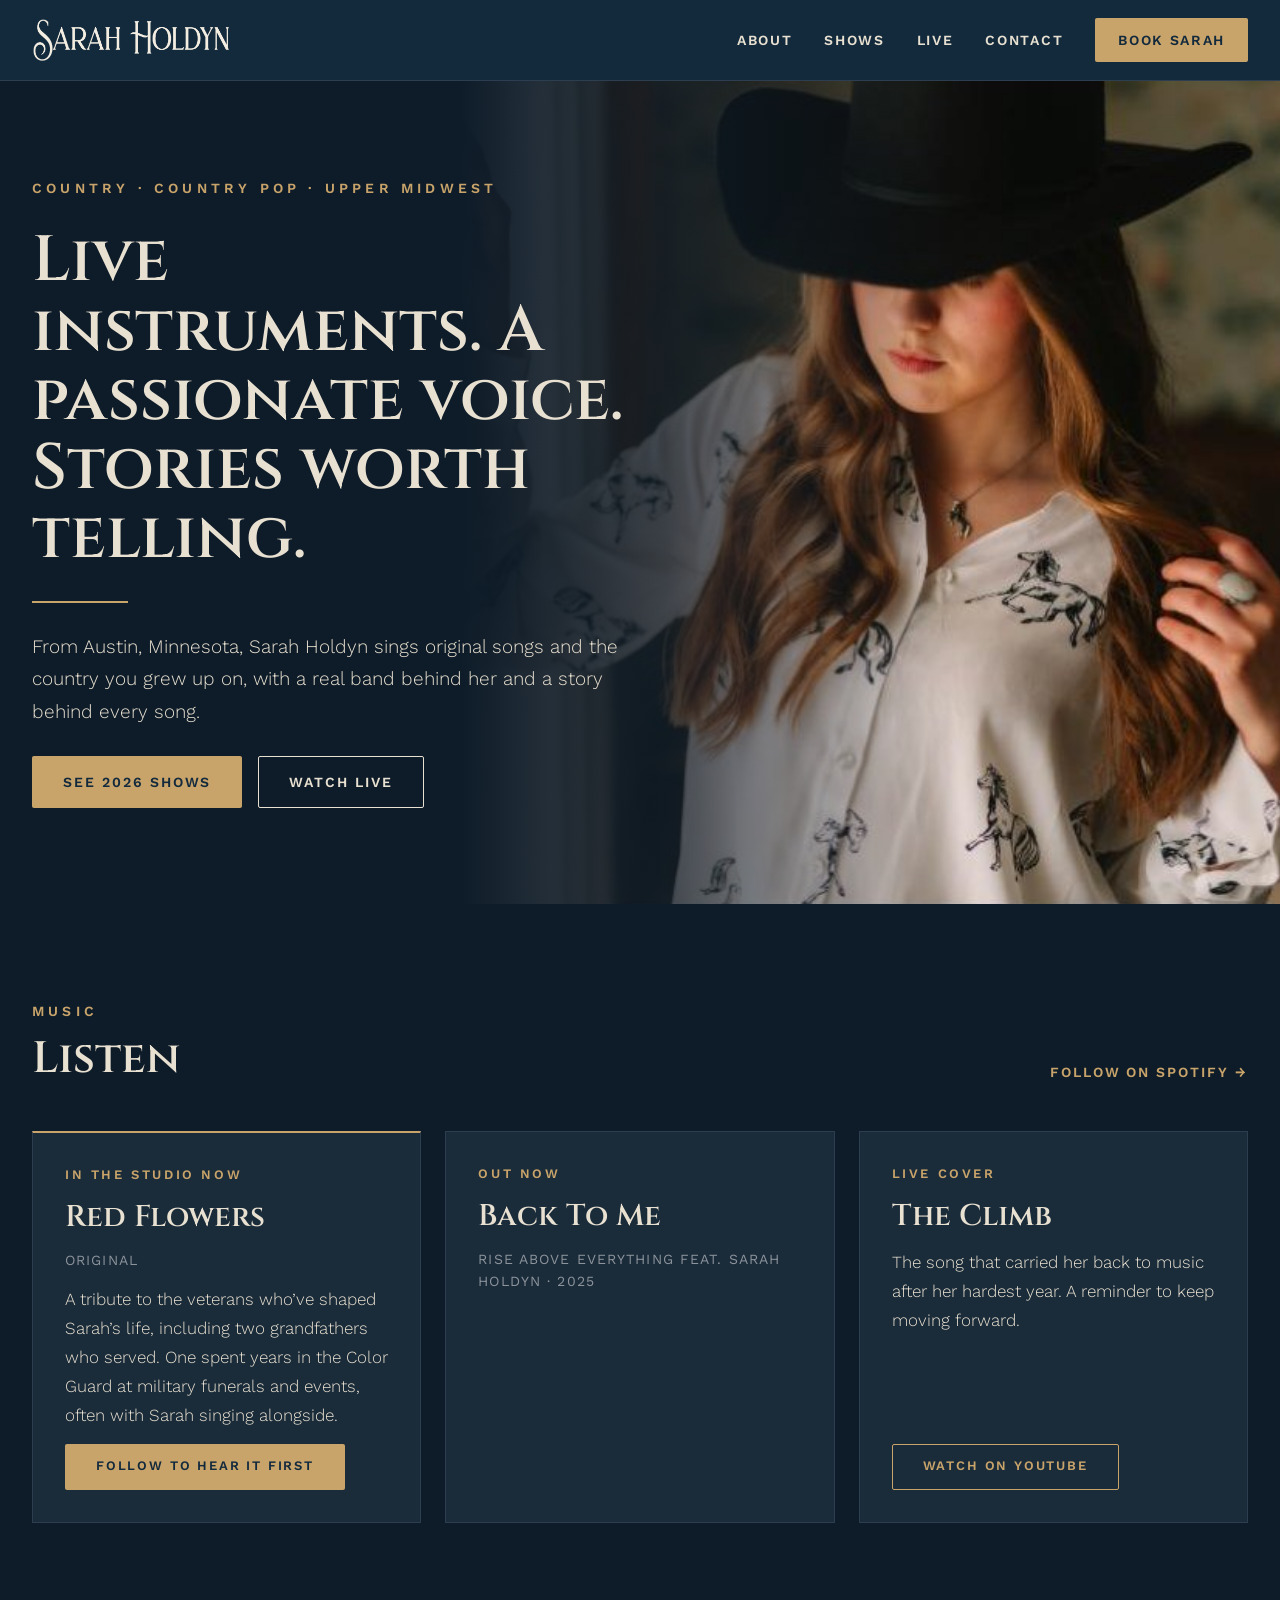
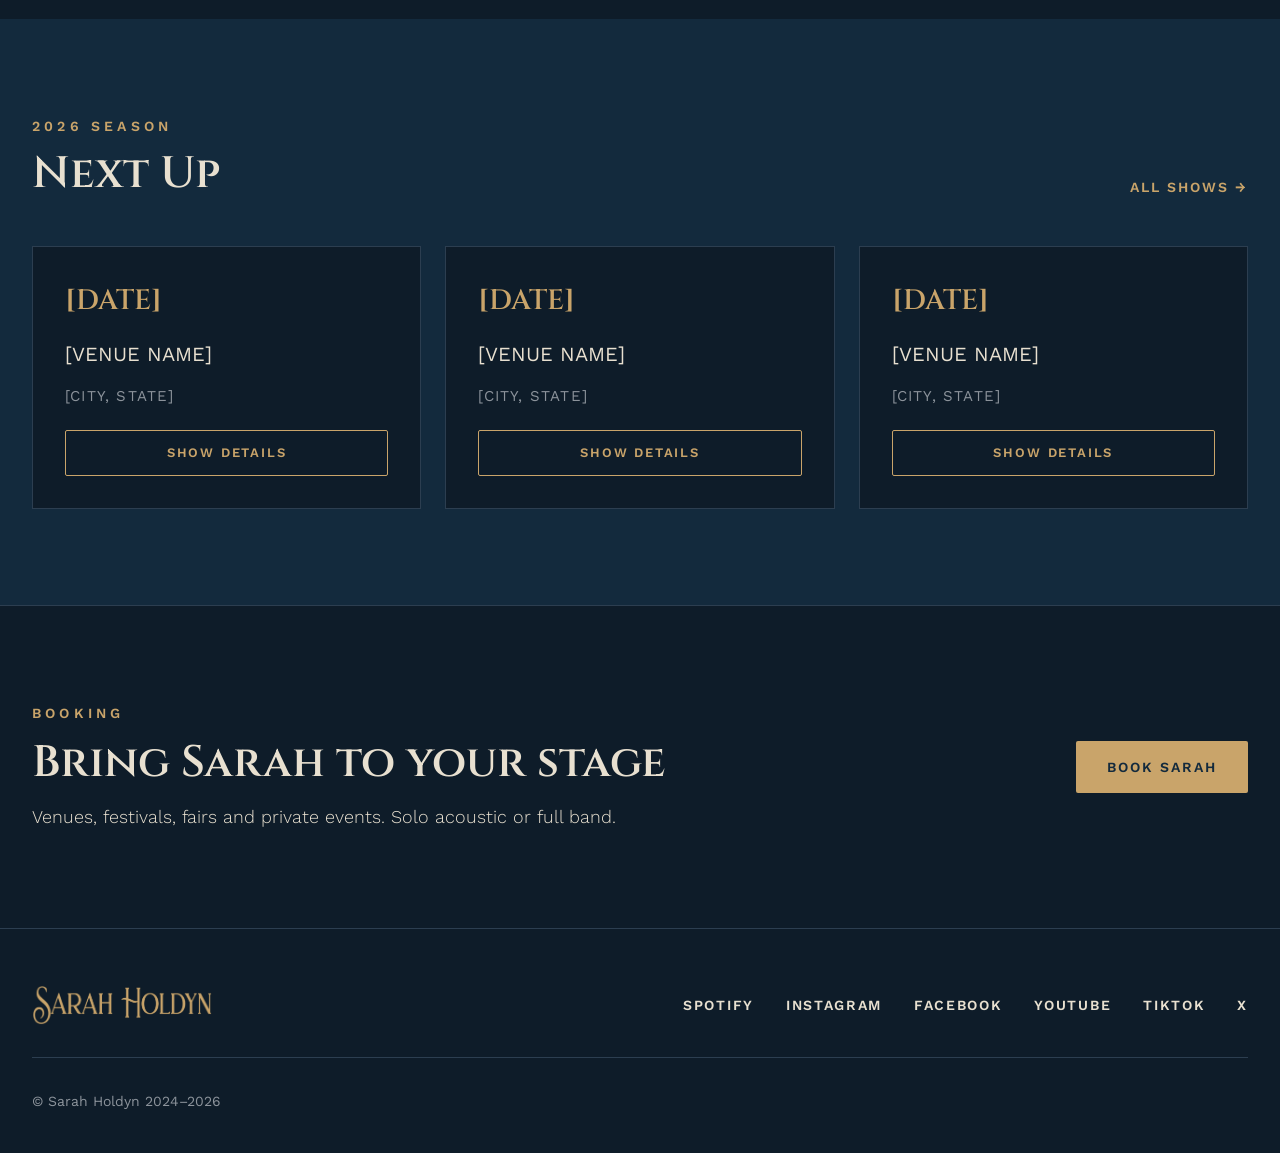
<file: index.html>
<!doctype html>
<html lang="en">
<head>
  <meta charset="utf-8">
  <meta name="viewport" content="width=device-width, initial-scale=1">
  <title>Sarah Holdyn | Country Singer-Songwriter</title>
  <meta name="description" content="Sarah Holdyn is a country and country-pop singer-songwriter from Austin, Minnesota. See 2026 shows and book Sarah and the band.">
  <meta property="og:title" content="Sarah Holdyn | Country Singer-Songwriter">
  <meta property="og:description" content="Live instruments. A passionate voice. Stories worth telling.">
  <meta property="og:image" content="assets/img/hat.jpg">
  <meta property="og:type" content="website">
  <link rel="icon" type="image/png" href="assets/img/favicon.png">
  <link rel="preconnect" href="https://fonts.googleapis.com">
  <link rel="preconnect" href="https://fonts.gstatic.com" crossorigin>
  <link rel="stylesheet" href="https://fonts.googleapis.com/css2?family=Cinzel:wght@400;600&family=Work+Sans:wght@300;400;600&display=swap">
  <link rel="stylesheet" href="assets/css/style.css">
</head>
<body>

<header class="site-header">
  <div class="container">
    <a class="logo" href="./" aria-current="page"><img src="assets/img/logo-cream.png" alt="Sarah Holdyn" width="771" height="171"></a>
    <nav class="nav" aria-label="Main">
      <a href="about/">About</a>
      <a href="shows/">Shows</a>
      <a href="live/">Live</a>
      <a href="contact/">Contact</a>
      <a class="btn btn--gold" href="contact/">Book Sarah</a>
    </nav>
  </div>
</header>

<main>
  <section class="hero" aria-label="Introduction">
    <img class="hero__img" src="assets/img/hat.jpg" alt="Sarah Holdyn in a black felt cowboy hat and horse-print blouse">
    <div class="container">
      <div class="hero__copy">
        <p class="eyebrow">Country · Country Pop · Upper Midwest</p>
        <h1>Live instruments. A passionate voice. Stories worth telling.</h1>
        <div class="rule" aria-hidden="true"></div>
        <p class="lede">From Austin, Minnesota, Sarah Holdyn sings original songs and the country you grew up on, with a real band behind her and a story behind every song.</p>
        <div class="btn-row">
          <a class="btn btn--gold" href="shows/">See 2026 Shows</a>
          <a class="btn btn--ghost" href="https://www.youtube.com/@sarahholdyn" target="_blank" rel="noopener">Watch Live</a>
        </div>
      </div>
    </div>
  </section>

  <section class="music" aria-labelledby="music-title">
    <div class="container">
      <div class="section-head">
        <div>
          <p class="eyebrow">Music</p>
          <h2 class="h2" id="music-title">Listen</h2>
        </div>
        <a class="link-caps" href="https://open.spotify.com/artist/4lRNS7cTIg95JPiGnekhTy" target="_blank" rel="noopener">Follow on Spotify →</a>
      </div>
      <div class="music-grid">
        <article class="track track--feature">
          <p class="track__tag">In the studio now</p>
          <h3 class="track__title">Red Flowers</h3>
          <p class="track__meta">Original</p>
          <p class="track__body">A tribute to the veterans who’ve shaped Sarah’s life, including two grandfathers who served. One spent years in the Color Guard at military funerals and events, often with Sarah singing alongside.</p>
          <a class="btn btn--gold" href="https://open.spotify.com/artist/4lRNS7cTIg95JPiGnekhTy" target="_blank" rel="noopener">Follow to hear it first</a>
        </article>
        <article class="track">
          <p class="track__tag">Out now</p>
          <h3 class="track__title">Back To Me</h3>
          <p class="track__meta">Rise Above Everything feat. Sarah Holdyn · 2025</p>
          <iframe class="track__embed" title="Back To Me on Spotify" src="https://open.spotify.com/embed/track/0Aso48yoonnkI7AGCacTFh?theme=0" height="152" loading="lazy" allow="autoplay; clipboard-write; encrypted-media; fullscreen; picture-in-picture"></iframe>
        </article>
        <article class="track">
          <p class="track__tag">Live cover</p>
          <h3 class="track__title">The Climb</h3>
          <p class="track__body">The song that carried her back to music after her hardest year. A reminder to keep moving forward.</p>
          <a class="btn btn--line" href="https://www.youtube.com/@sarahholdyn" target="_blank" rel="noopener">Watch on YouTube</a>
        </article>
      </div>
    </div>
  </section>

  <section class="shows" aria-labelledby="next-shows">
    <div class="container">
      <div class="section-head">
        <div>
          <p class="eyebrow">2026 Season</p>
          <h2 class="h2" id="next-shows">Next Up</h2>
        </div>
        <a class="link-caps" href="shows/">All shows →</a>
      </div>
      <!-- Next 3 shows. Keep in sync with shows/index.html. -->
      <div class="show-grid">
        <article class="show">
          <p class="show__date">[DATE]</p>
          <p class="show__venue">[VENUE NAME]</p>
          <p class="show__city">[CITY, STATE]</p>
          <a class="btn" href="#">Show details</a>
        </article>
        <article class="show">
          <p class="show__date">[DATE]</p>
          <p class="show__venue">[VENUE NAME]</p>
          <p class="show__city">[CITY, STATE]</p>
          <a class="btn" href="#">Show details</a>
        </article>
        <article class="show">
          <p class="show__date">[DATE]</p>
          <p class="show__venue">[VENUE NAME]</p>
          <p class="show__city">[CITY, STATE]</p>
          <a class="btn" href="#">Show details</a>
        </article>
      </div>
    </div>
  </section>

  <section class="cta-band" aria-labelledby="cta-title">
    <div class="container">
      <div class="cta-band__copy">
        <p class="eyebrow">Booking</p>
        <h2 class="h2" id="cta-title">Bring Sarah to your stage</h2>
        <p class="lede">Venues, festivals, fairs and private events. Solo acoustic or full band.</p>
      </div>
      <a class="btn btn--gold" href="contact/">Book Sarah</a>
    </div>
  </section>
</main>

<footer class="site-footer">
  <div class="container">
    <div class="footer-top">
      <img src="assets/img/logo-gold.png" alt="Sarah Holdyn" width="771" height="171">
      <nav class="nav" aria-label="Social">
        <a href="https://open.spotify.com/artist/4lRNS7cTIg95JPiGnekhTy" target="_blank" rel="noopener">Spotify</a>
        <a href="https://www.instagram.com/sarah.holdyn/" target="_blank" rel="noopener">Instagram</a>
        <a href="https://www.facebook.com/sarahholdynofficial/" target="_blank" rel="noopener">Facebook</a>
        <a href="https://www.youtube.com/@sarahholdyn" target="_blank" rel="noopener">YouTube</a>
        <a href="https://www.tiktok.com/@sarahholdyn" target="_blank" rel="noopener">TikTok</a>
        <a href="https://x.com/sarahholdyn" target="_blank" rel="noopener">X</a>
      </nav>
    </div>
    <div class="footer-rule"></div>
    <p class="copyright">© Sarah Holdyn 2024–2026</p>
  </div>
</footer>

</body>
</html>
</file>
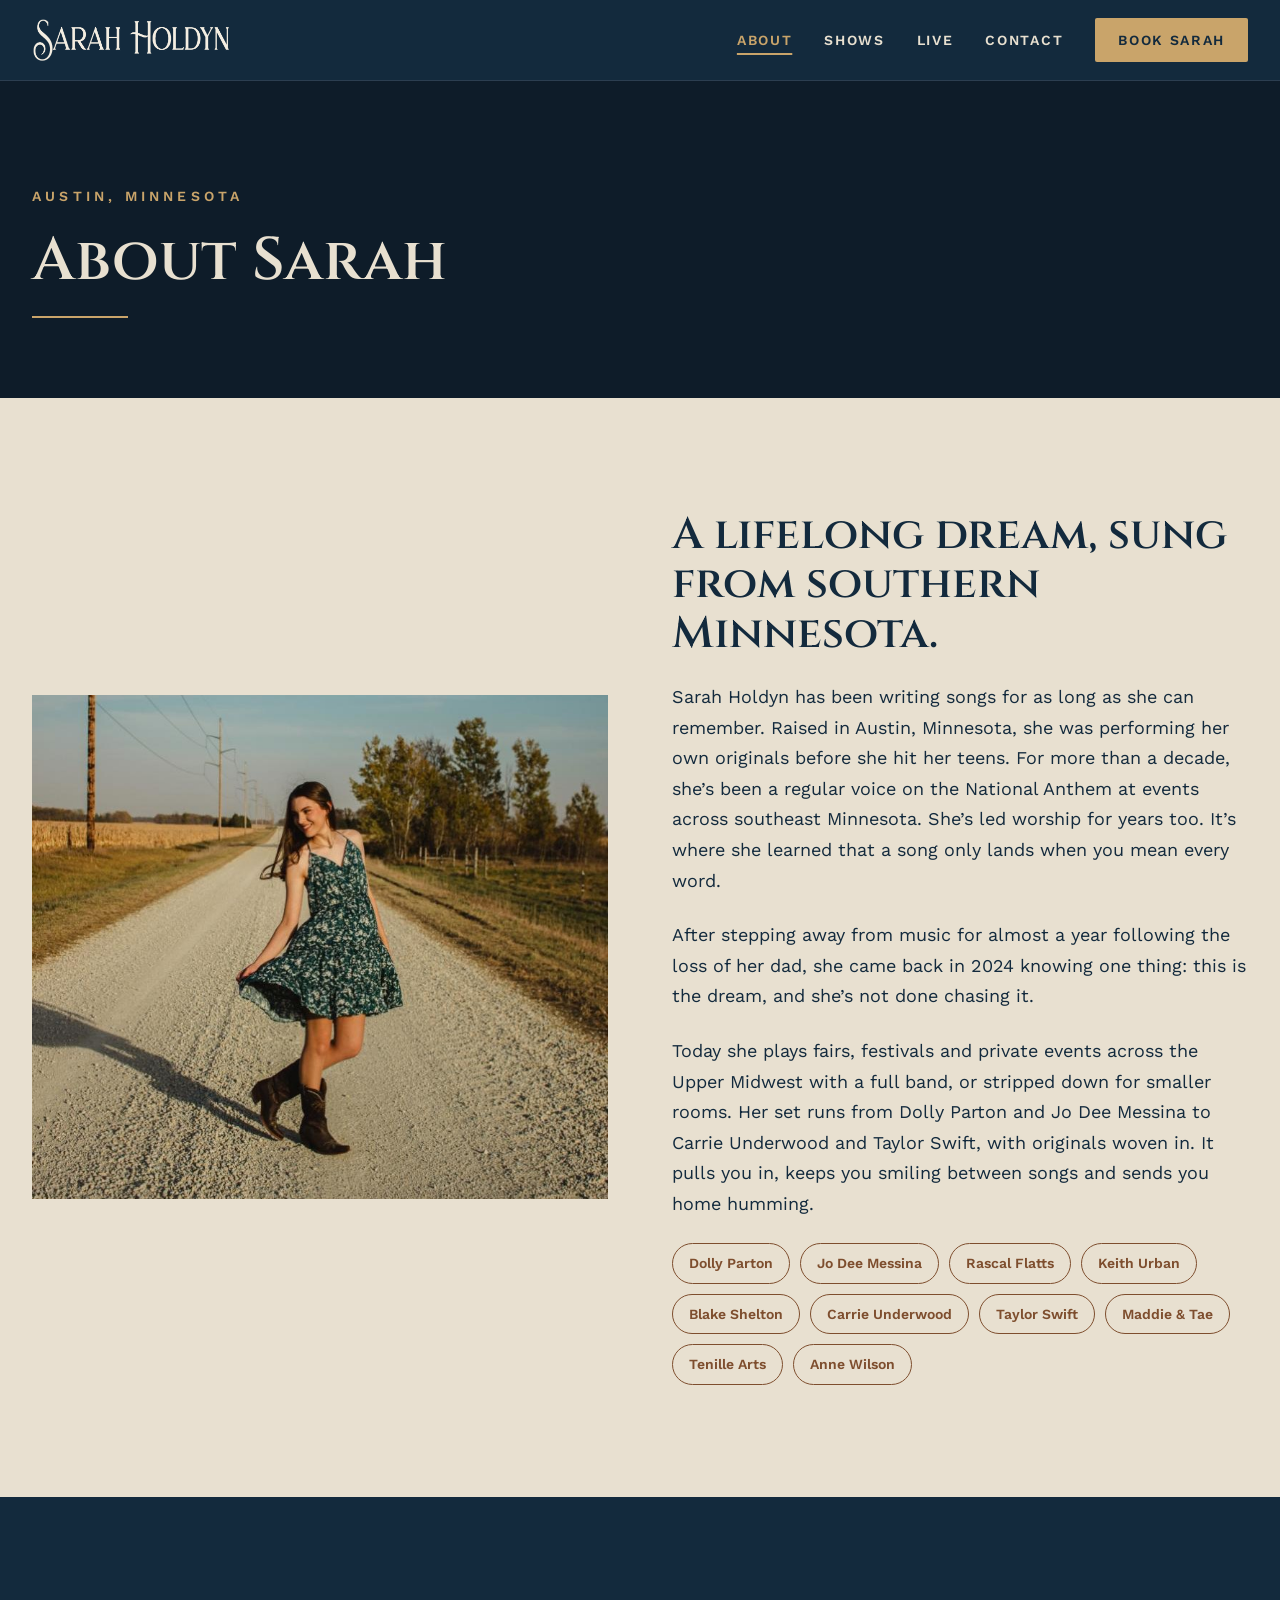
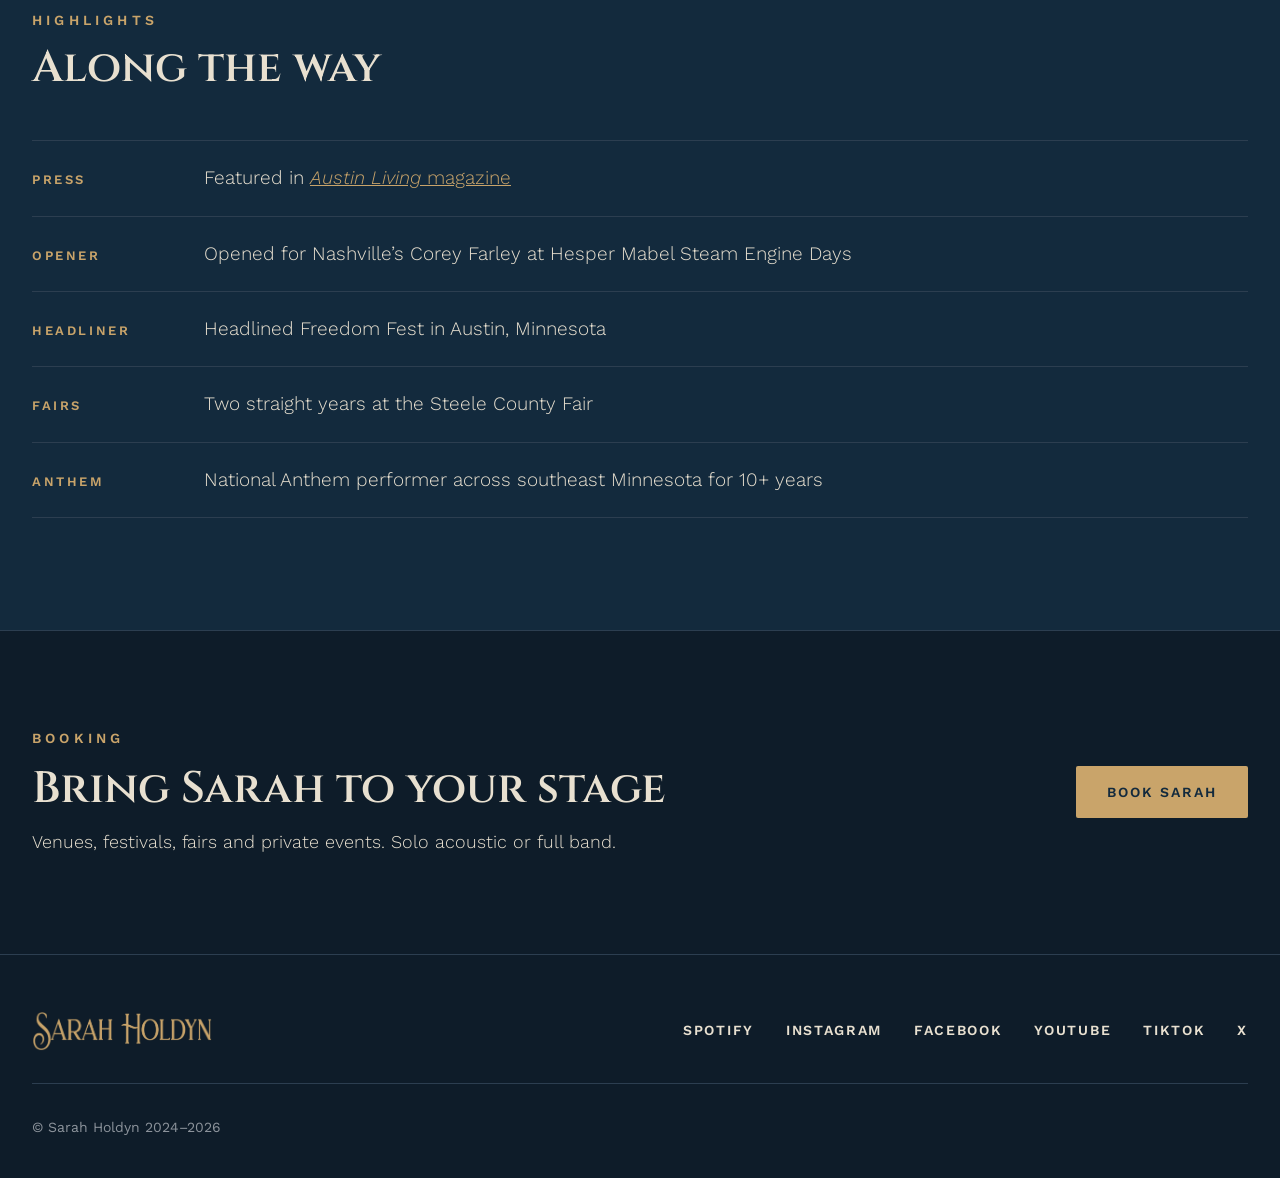
<file: about/index.html>
<!doctype html>
<html lang="en">
<head>
  <meta charset="utf-8">
  <meta name="viewport" content="width=device-width, initial-scale=1">
  <title>About | Sarah Holdyn</title>
  <meta name="description" content="Sarah Holdyn is a singer-songwriter and worship leader from Austin, Minnesota, playing original songs and country favorites with a live band.">
  <meta property="og:title" content="About | Sarah Holdyn">
  <meta property="og:description" content="Live instruments. A passionate voice. Stories worth telling.">
  <meta property="og:image" content="../assets/img/road.jpg">
  <meta property="og:type" content="website">
  <link rel="icon" type="image/png" href="../assets/img/favicon.png">
  <link rel="preconnect" href="https://fonts.googleapis.com">
  <link rel="preconnect" href="https://fonts.gstatic.com" crossorigin>
  <link rel="stylesheet" href="https://fonts.googleapis.com/css2?family=Cinzel:wght@400;600&family=Work+Sans:wght@300;400;600&display=swap">
  <link rel="stylesheet" href="../assets/css/style.css">
</head>
<body>

<header class="site-header">
  <div class="container">
    <a class="logo" href="../"><img src="../assets/img/logo-cream.png" alt="Sarah Holdyn — home" width="771" height="171"></a>
    <nav class="nav" aria-label="Main">
      <a href="../about/" aria-current="page">About</a>
      <a href="../shows/">Shows</a>
      <a href="../live/">Live</a>
      <a href="../contact/">Contact</a>
      <a class="btn btn--gold" href="../contact/">Book Sarah</a>
    </nav>
  </div>
</header>

<main>
  <section class="page-head">
    <div class="container">
      <p class="eyebrow">Austin, Minnesota</p>
      <h1>About Sarah</h1>
      <div class="rule" aria-hidden="true"></div>
    </div>
  </section>

  <section class="about">
    <div class="container">
      <img class="about__img" src="../assets/img/road.jpg" alt="Sarah twirling a floral dress on a gravel country road at golden hour">
      <div class="about__copy">
        <h2 class="h2">A lifelong dream, sung from southern Minnesota.</h2>
        <p class="body">Sarah Holdyn has been writing songs for as long as she can remember. Raised in Austin, Minnesota, she was performing her own originals before she hit her teens. For more than a decade, she’s been a regular voice on the National Anthem at events across southeast Minnesota. She’s led worship for years too. It’s where she learned that a song only lands when you mean every word.</p>
        <p class="body">After stepping away from music for almost a year following the loss of her dad, she came back in 2024 knowing one thing: this is the dream, and she’s not done chasing it.</p>
        <p class="body">Today she plays fairs, festivals and private events across the Upper Midwest with a full band, or stripped down for smaller rooms. Her set runs from Dolly Parton and Jo Dee Messina to Carrie Underwood and Taylor Swift, with originals woven in. It pulls you in, keeps you smiling between songs and sends you home humming.</p>
        <ul class="chips" aria-label="Artists Sarah covers">
          <li>Dolly Parton</li>
          <li>Jo Dee Messina</li>
          <li>Rascal Flatts</li>
          <li>Keith Urban</li>
          <li>Blake Shelton</li>
          <li>Carrie Underwood</li>
          <li>Taylor Swift</li>
          <li>Maddie &amp; Tae</li>
          <li>Tenille Arts</li>
          <li>Anne Wilson</li>
        </ul>
      </div>
    </div>
  </section>

  <section class="highlights" aria-labelledby="hl-title">
    <div class="container">
      <div class="section-head">
        <div>
          <p class="eyebrow">Highlights</p>
          <h2 class="h2" id="hl-title">Along the way</h2>
        </div>
      </div>
      <ul class="hl-list">
        <li><span class="hl-list__label">Press</span><span>Featured in <a href="https://www.austindailyherald.com/news/austin-living-a-part-of-life-871291" target="_blank" rel="noopener"><em>Austin Living</em> magazine</a></span></li>
        <li><span class="hl-list__label">Opener</span><span>Opened for Nashville’s Corey Farley at Hesper Mabel Steam Engine Days</span></li>
        <li><span class="hl-list__label">Headliner</span><span>Headlined Freedom Fest in Austin, Minnesota</span></li>
        <li><span class="hl-list__label">Fairs</span><span>Two straight years at the Steele County Fair</span></li>
        <li><span class="hl-list__label">Anthem</span><span>National Anthem performer across southeast Minnesota for 10+ years</span></li>
      </ul>
    </div>
  </section>

  <section class="cta-band" aria-labelledby="cta-title">
    <div class="container">
      <div class="cta-band__copy">
        <p class="eyebrow">Booking</p>
        <h2 class="h2" id="cta-title">Bring Sarah to your stage</h2>
        <p class="lede">Venues, festivals, fairs and private events. Solo acoustic or full band.</p>
      </div>
      <a class="btn btn--gold" href="../contact/">Book Sarah</a>
    </div>
  </section>
</main>

<footer class="site-footer">
  <div class="container">
    <div class="footer-top">
      <img src="../assets/img/logo-gold.png" alt="Sarah Holdyn" width="771" height="171">
      <nav class="nav" aria-label="Social">
        <a href="https://open.spotify.com/artist/4lRNS7cTIg95JPiGnekhTy" target="_blank" rel="noopener">Spotify</a>
        <a href="https://www.instagram.com/sarah.holdyn/" target="_blank" rel="noopener">Instagram</a>
        <a href="https://www.facebook.com/sarahholdynofficial/" target="_blank" rel="noopener">Facebook</a>
        <a href="https://www.youtube.com/@sarahholdyn" target="_blank" rel="noopener">YouTube</a>
        <a href="https://www.tiktok.com/@sarahholdyn" target="_blank" rel="noopener">TikTok</a>
        <a href="https://x.com/sarahholdyn" target="_blank" rel="noopener">X</a>
      </nav>
    </div>
    <div class="footer-rule"></div>
    <p class="copyright">© Sarah Holdyn 2024–2026</p>
  </div>
</footer>

</body>
</html>
</file>
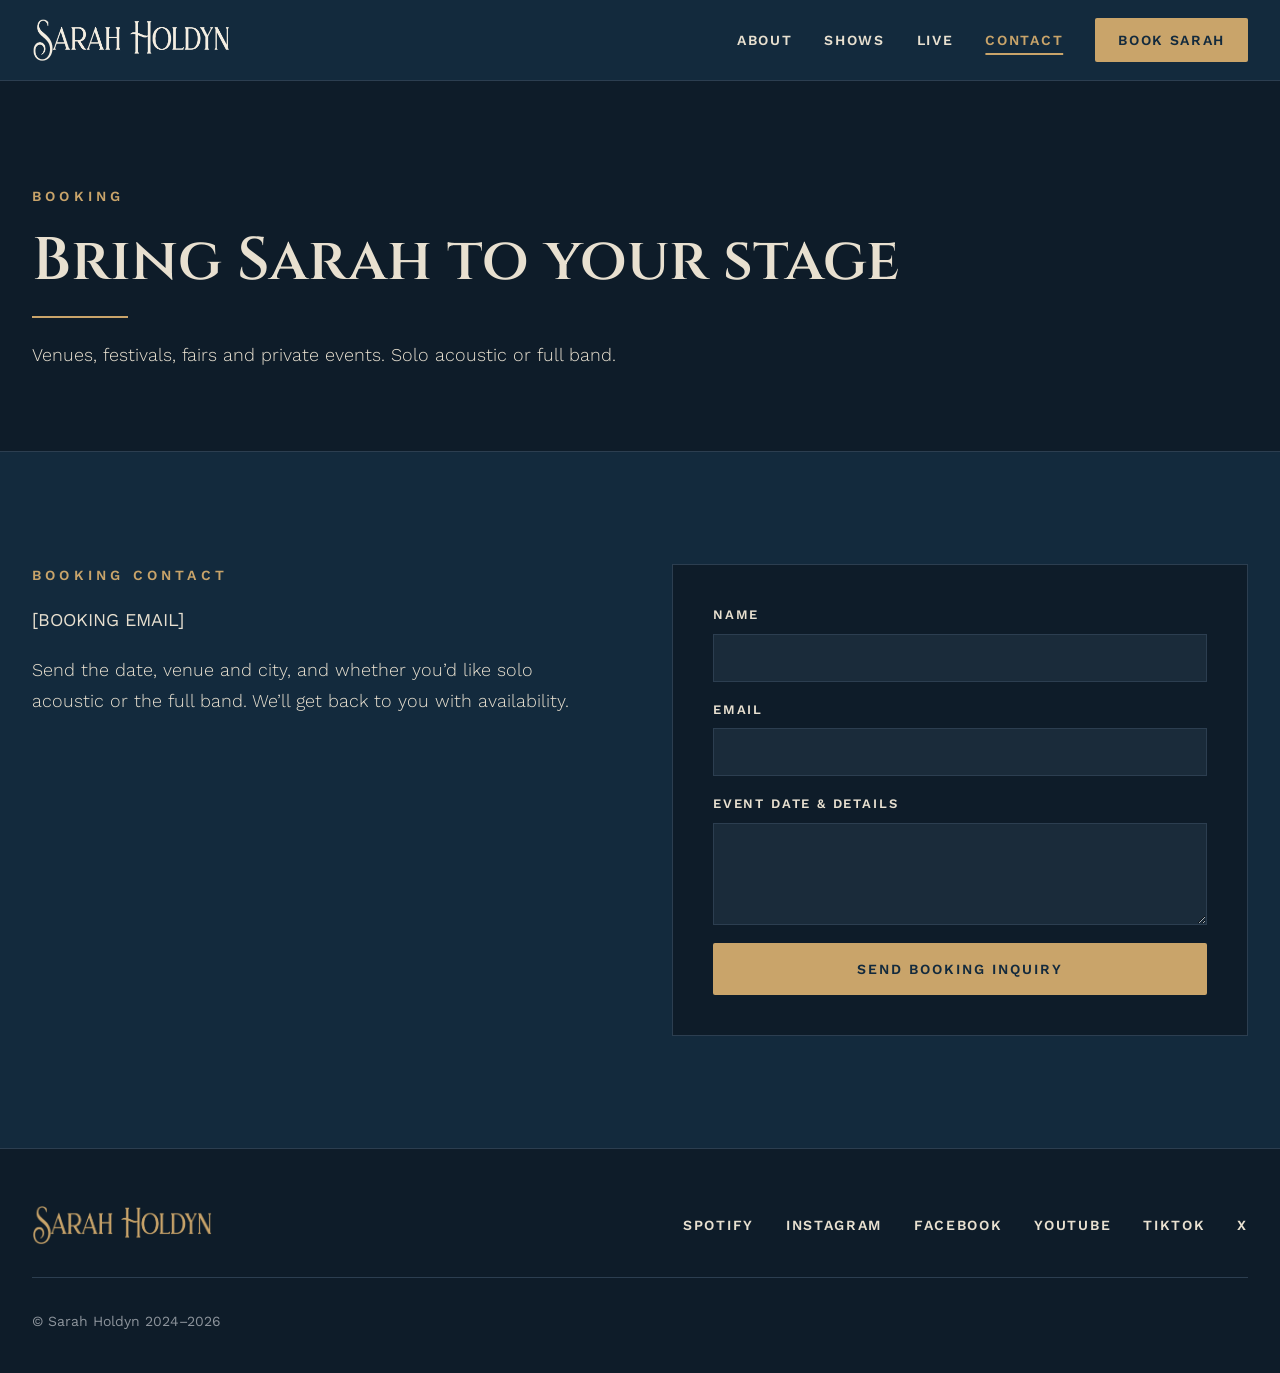
<file: contact/index.html>
<!doctype html>
<html lang="en">
<head>
  <meta charset="utf-8">
  <meta name="viewport" content="width=device-width, initial-scale=1">
  <title>Contact &amp; Booking | Sarah Holdyn</title>
  <meta name="description" content="Book Sarah Holdyn for venues, festivals, fairs and private events — solo acoustic or full band.">
  <meta property="og:title" content="Contact &amp; Booking | Sarah Holdyn">
  <meta property="og:description" content="Bring Sarah Holdyn and the band to your stage.">
  <meta property="og:image" content="../assets/img/hat.jpg">
  <meta property="og:type" content="website">
  <link rel="icon" type="image/png" href="../assets/img/favicon.png">
  <link rel="preconnect" href="https://fonts.googleapis.com">
  <link rel="preconnect" href="https://fonts.gstatic.com" crossorigin>
  <link rel="stylesheet" href="https://fonts.googleapis.com/css2?family=Cinzel:wght@400;600&family=Work+Sans:wght@300;400;600&display=swap">
  <link rel="stylesheet" href="../assets/css/style.css">
</head>
<body>

<header class="site-header">
  <div class="container">
    <a class="logo" href="../"><img src="../assets/img/logo-cream.png" alt="Sarah Holdyn — home" width="771" height="171"></a>
    <nav class="nav" aria-label="Main">
      <a href="../about/">About</a>
      <a href="../shows/">Shows</a>
      <a href="../live/">Live</a>
      <a href="../contact/" aria-current="page">Contact</a>
      <a class="btn btn--gold" href="../contact/">Book Sarah</a>
    </nav>
  </div>
</header>

<main>
  <section class="page-head">
    <div class="container">
      <p class="eyebrow">Booking</p>
      <h1>Bring Sarah to your stage</h1>
      <div class="rule" aria-hidden="true"></div>
      <p class="lede">Venues, festivals, fairs and private events. Solo acoustic or full band.</p>
    </div>
  </section>

  <section class="booking">
    <div class="container">
      <div class="booking__copy">
        <p class="eyebrow">Booking contact</p>
        <p class="contact">[BOOKING EMAIL]</p>
        <p class="lede">Send the date, venue and city, and whether you’d like solo acoustic or the full band. We’ll get back to you with availability.</p>
      </div>

      <!-- StaticForms: replace [STATICFORMS_ACCESS_KEY] and [SITE_URL] before going live. -->
      <form class="form" id="booking-form" action="https://api.staticforms.xyz/submit" method="post">
        <input type="hidden" name="accessKey" value="[STATICFORMS_ACCESS_KEY]">
        <input type="hidden" name="subject" value="New booking inquiry — sarahholdyn.com">
        <input type="hidden" name="replyTo" value="@">
        <input type="hidden" name="redirectTo" value="[SITE_URL]/contact/?success=true">
        <input type="text" name="honeypot" class="hp" tabindex="-1" autocomplete="off" aria-hidden="true">
        <div class="field">
          <label for="bk-name">Name</label>
          <input id="bk-name" name="name" type="text" autocomplete="name" required>
        </div>
        <div class="field">
          <label for="bk-email">Email</label>
          <input id="bk-email" name="email" type="email" autocomplete="email" required>
        </div>
        <div class="field">
          <label for="bk-event">Event date &amp; details</label>
          <textarea id="bk-event" name="message" rows="4" required></textarea>
        </div>
        <button class="btn btn--gold" type="submit">Send booking inquiry</button>
      </form>
    </div>
  </section>
</main>

<footer class="site-footer">
  <div class="container">
    <div class="footer-top">
      <img src="../assets/img/logo-gold.png" alt="Sarah Holdyn" width="771" height="171">
      <nav class="nav" aria-label="Social">
        <a href="https://open.spotify.com/artist/4lRNS7cTIg95JPiGnekhTy" target="_blank" rel="noopener">Spotify</a>
        <a href="https://www.instagram.com/sarah.holdyn/" target="_blank" rel="noopener">Instagram</a>
        <a href="https://www.facebook.com/sarahholdynofficial/" target="_blank" rel="noopener">Facebook</a>
        <a href="https://www.youtube.com/@sarahholdyn" target="_blank" rel="noopener">YouTube</a>
        <a href="https://www.tiktok.com/@sarahholdyn" target="_blank" rel="noopener">TikTok</a>
        <a href="https://x.com/sarahholdyn" target="_blank" rel="noopener">X</a>
      </nav>
    </div>
    <div class="footer-rule"></div>
    <p class="copyright">© Sarah Holdyn 2024–2026</p>
  </div>
</footer>

<script>
  // Swap the form for a thank-you after StaticForms redirects back with ?success=true
  if (new URLSearchParams(location.search).get('success') === 'true') {
    var f = document.getElementById('booking-form');
    if (f) {
      var p = document.createElement('p');
      p.className = 'form-msg';
      p.textContent = 'Thanks — your booking inquiry is in. We’ll be in touch soon.';
      f.replaceWith(p);
    }
  }
</script>
</body>
</html>
</file>
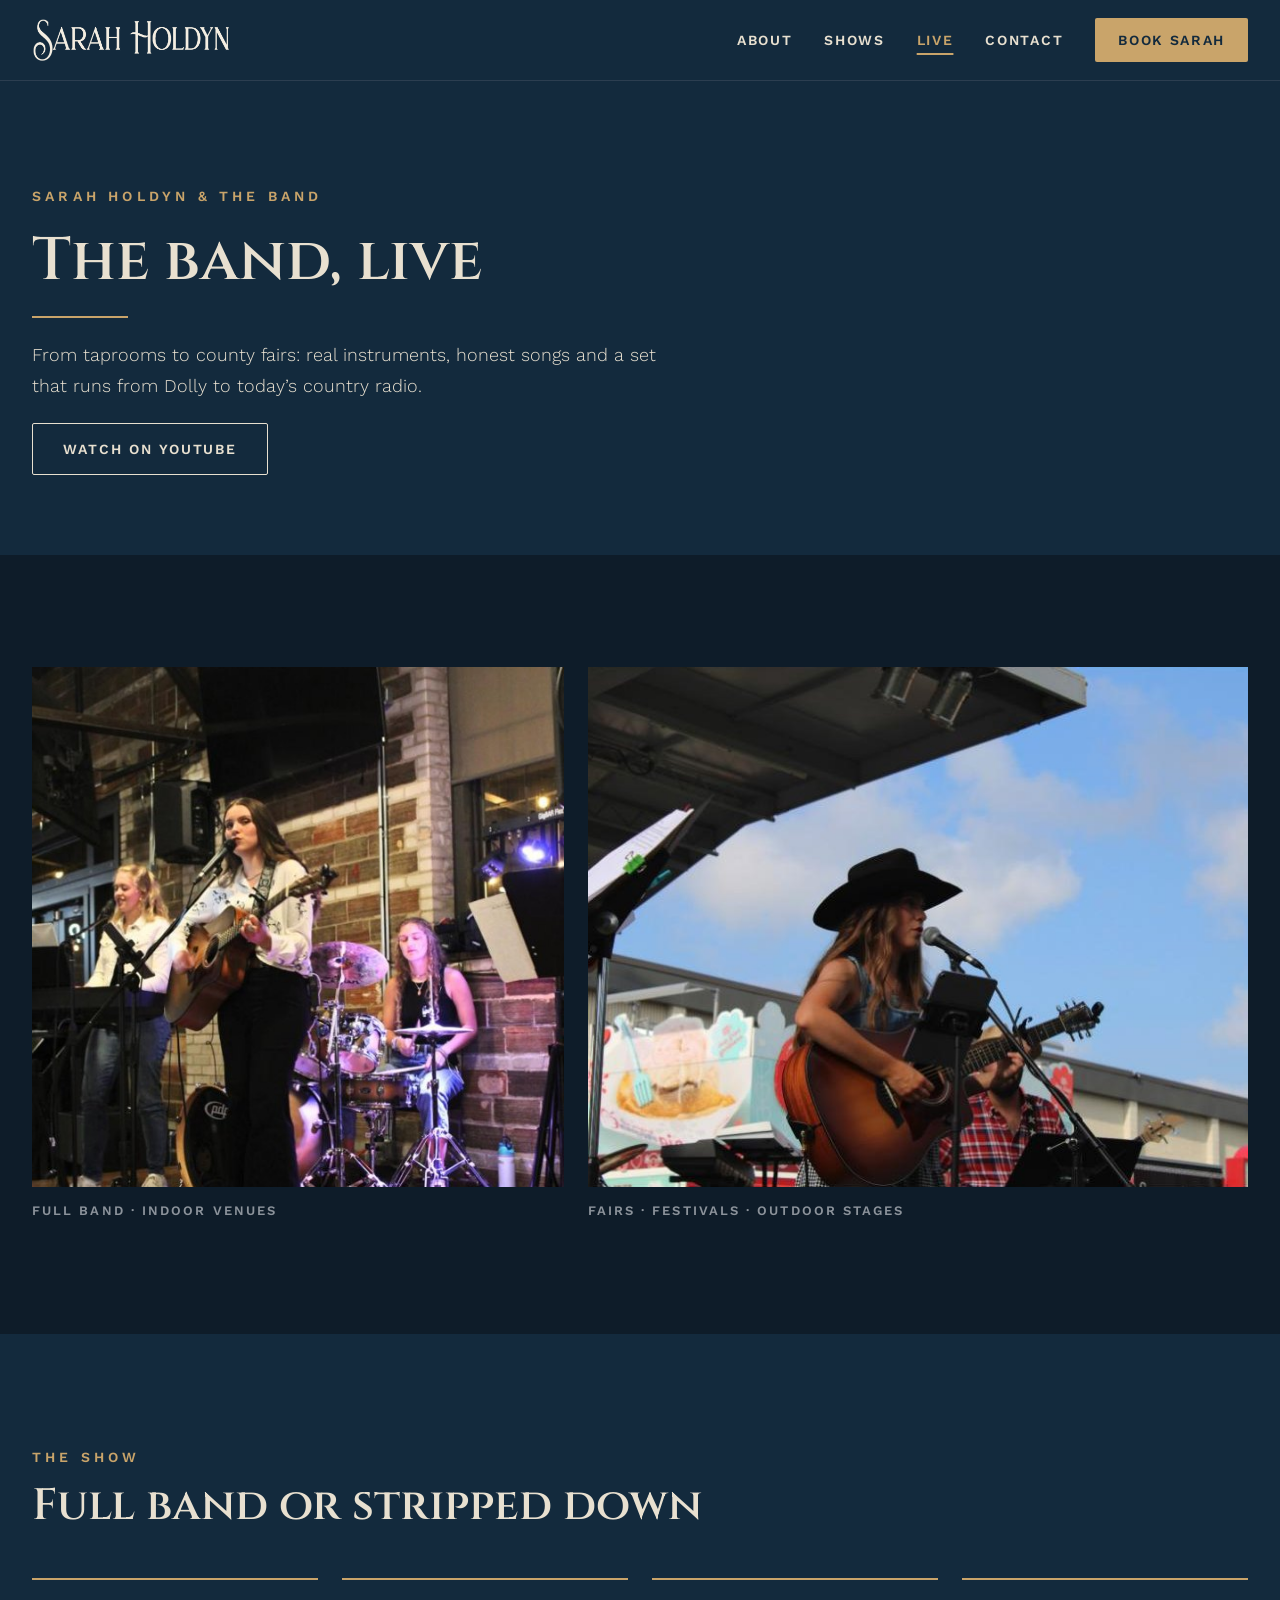
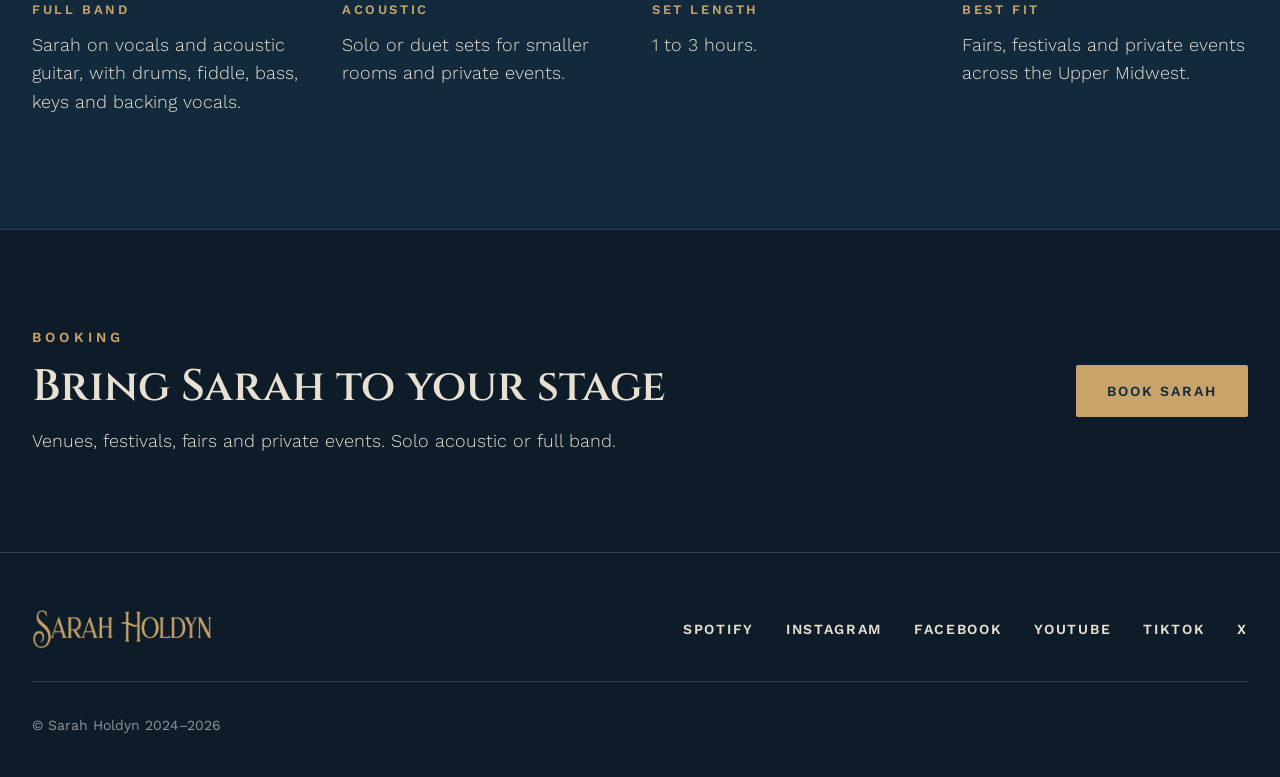
<file: live/index.html>
<!doctype html>
<html lang="en">
<head>
  <meta charset="utf-8">
  <meta name="viewport" content="width=device-width, initial-scale=1">
  <title>Live | Sarah Holdyn</title>
  <meta name="description" content="Sarah Holdyn and the band: real instruments and honest songs, from taprooms to county fairs.">
  <meta property="og:title" content="Live | Sarah Holdyn">
  <meta property="og:description" content="Real instruments. Honest songs. Sarah Holdyn and the band, live.">
  <meta property="og:image" content="../assets/img/stage.jpg">
  <meta property="og:type" content="website">
  <link rel="icon" type="image/png" href="../assets/img/favicon.png">
  <link rel="preconnect" href="https://fonts.googleapis.com">
  <link rel="preconnect" href="https://fonts.gstatic.com" crossorigin>
  <link rel="stylesheet" href="https://fonts.googleapis.com/css2?family=Cinzel:wght@400;600&family=Work+Sans:wght@300;400;600&display=swap">
  <link rel="stylesheet" href="../assets/css/style.css">
</head>
<body>

<header class="site-header">
  <div class="container">
    <a class="logo" href="../"><img src="../assets/img/logo-cream.png" alt="Sarah Holdyn — home" width="771" height="171"></a>
    <nav class="nav" aria-label="Main">
      <a href="../about/">About</a>
      <a href="../shows/">Shows</a>
      <a href="../live/" aria-current="page">Live</a>
      <a href="../contact/">Contact</a>
      <a class="btn btn--gold" href="../contact/">Book Sarah</a>
    </nav>
  </div>
</header>

<main>
  <section class="page-head page-head--navy">
    <div class="container">
      <p class="eyebrow">Sarah Holdyn &amp; the Band</p>
      <h1>The band, live</h1>
      <div class="rule" aria-hidden="true"></div>
      <p class="lede">From taprooms to county fairs: real instruments, honest songs and a set that runs from Dolly to today’s country radio.</p>
      <div class="btn-row">
        <a class="btn btn--ghost" href="https://www.youtube.com/@sarahholdyn" target="_blank" rel="noopener">Watch on YouTube</a>
      </div>
    </div>
  </section>

  <section class="live" aria-label="Live photos">
    <div class="container">
      <div class="gallery">
        <figure>
          <img src="../assets/img/stage.jpg" alt="Sarah singing with acoustic guitar on a brick-walled stage with her band" style="object-position:50% 35%">
          <figcaption>Full band · indoor venues</figcaption>
        </figure>
        <figure>
          <img src="../assets/img/fair.jpg" alt="Sarah in a cowboy hat playing acoustic guitar on an outdoor fair stage" style="object-position:40% 50%">
          <figcaption>Fairs · festivals · outdoor stages</figcaption>
        </figure>
      </div>
    </div>
  </section>

  <section class="show-info" aria-labelledby="show-title">
    <div class="container">
      <div class="section-head">
        <div>
          <p class="eyebrow">The show</p>
          <h2 class="h2" id="show-title">Full band or stripped down</h2>
        </div>
      </div>
      <dl class="info-grid">
        <div><dt>Full band</dt><dd>Sarah on vocals and acoustic guitar, with drums, fiddle, bass, keys and backing vocals.</dd></div>
        <div><dt>Acoustic</dt><dd>Solo or duet sets for smaller rooms and private events.</dd></div>
        <div><dt>Set length</dt><dd>1 to 3 hours.</dd></div>
        <div><dt>Best fit</dt><dd>Fairs, festivals and private events across the Upper Midwest.</dd></div>
      </dl>
    </div>
  </section>

  <section class="cta-band" aria-labelledby="cta-title">
    <div class="container">
      <div class="cta-band__copy">
        <p class="eyebrow">Booking</p>
        <h2 class="h2" id="cta-title">Bring Sarah to your stage</h2>
        <p class="lede">Venues, festivals, fairs and private events. Solo acoustic or full band.</p>
      </div>
      <a class="btn btn--gold" href="../contact/">Book Sarah</a>
    </div>
  </section>
</main>

<footer class="site-footer">
  <div class="container">
    <div class="footer-top">
      <img src="../assets/img/logo-gold.png" alt="Sarah Holdyn" width="771" height="171">
      <nav class="nav" aria-label="Social">
        <a href="https://open.spotify.com/artist/4lRNS7cTIg95JPiGnekhTy" target="_blank" rel="noopener">Spotify</a>
        <a href="https://www.instagram.com/sarah.holdyn/" target="_blank" rel="noopener">Instagram</a>
        <a href="https://www.facebook.com/sarahholdynofficial/" target="_blank" rel="noopener">Facebook</a>
        <a href="https://www.youtube.com/@sarahholdyn" target="_blank" rel="noopener">YouTube</a>
        <a href="https://www.tiktok.com/@sarahholdyn" target="_blank" rel="noopener">TikTok</a>
        <a href="https://x.com/sarahholdyn" target="_blank" rel="noopener">X</a>
      </nav>
    </div>
    <div class="footer-rule"></div>
    <p class="copyright">© Sarah Holdyn 2024–2026</p>
  </div>
</footer>

</body>
</html>
</file>
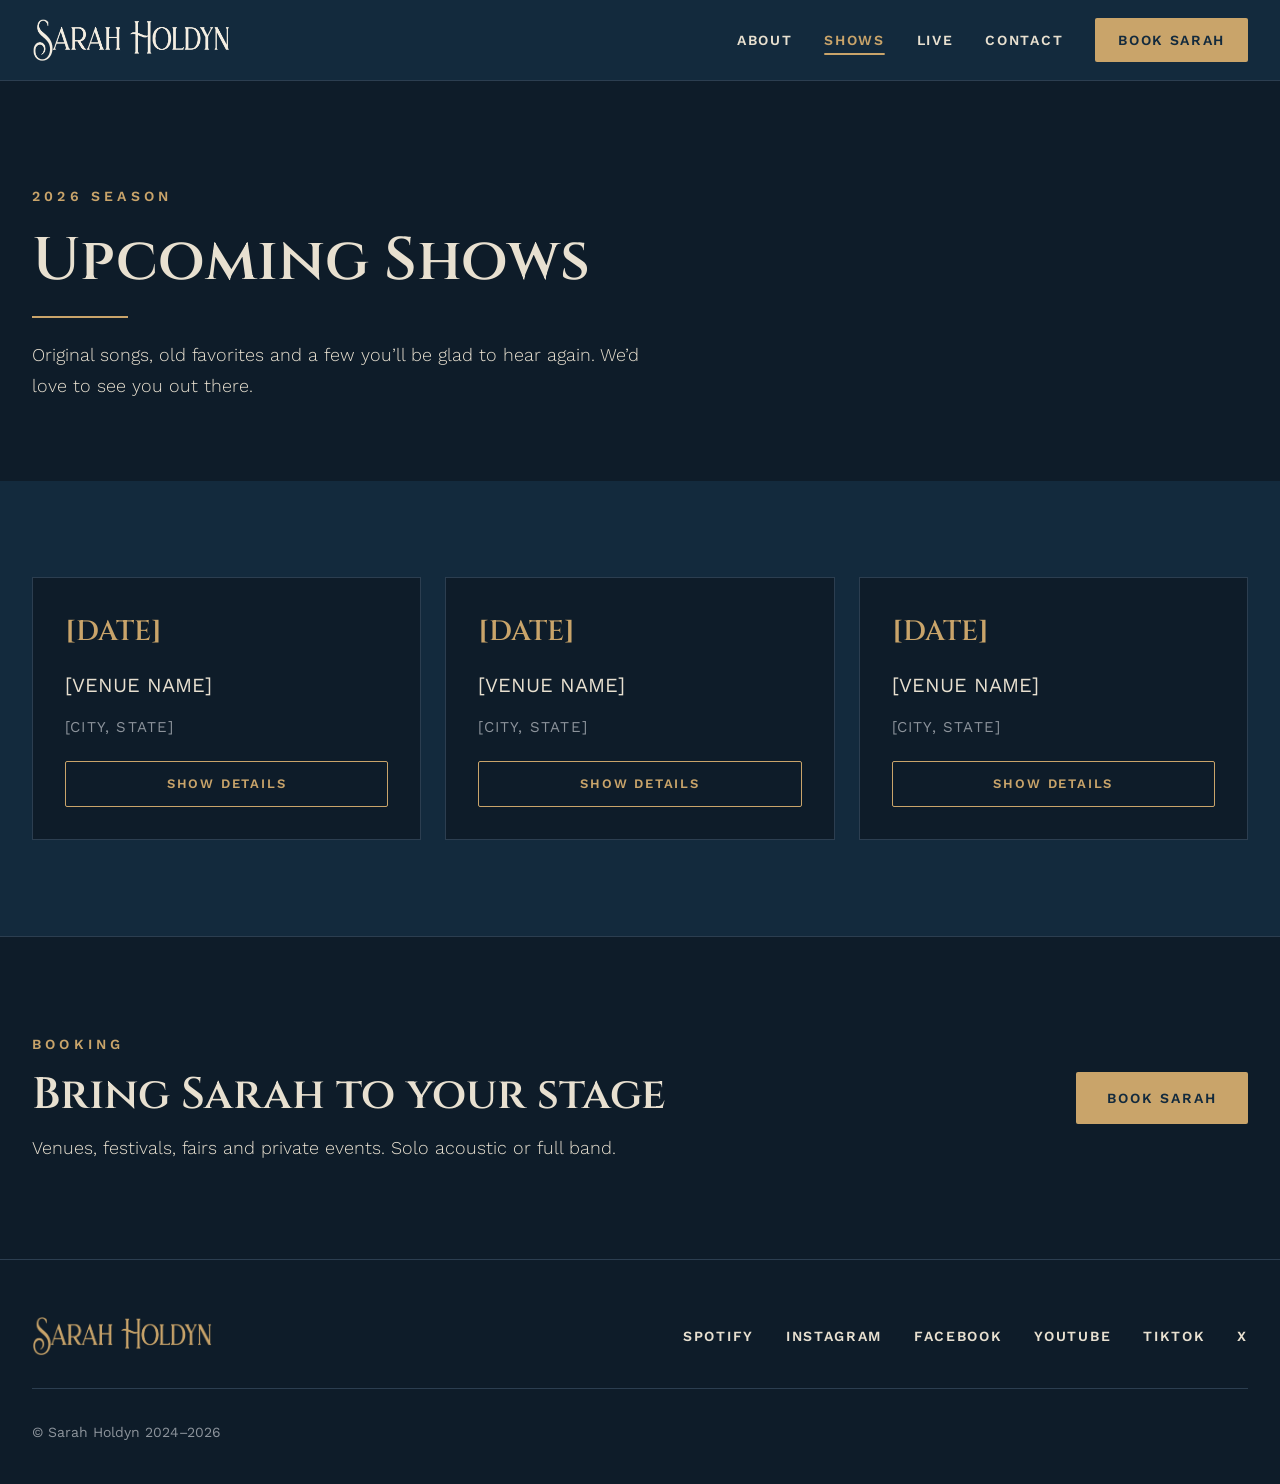
<file: shows/index.html>
<!doctype html>
<html lang="en">
<head>
  <meta charset="utf-8">
  <meta name="viewport" content="width=device-width, initial-scale=1">
  <title>Shows | Sarah Holdyn</title>
  <meta name="description" content="Upcoming 2026 shows for Sarah Holdyn and the band across the Upper Midwest.">
  <meta property="og:title" content="Shows | Sarah Holdyn">
  <meta property="og:description" content="Catch Sarah Holdyn and the band live in 2026.">
  <meta property="og:image" content="../assets/img/fair.jpg">
  <meta property="og:type" content="website">
  <link rel="icon" type="image/png" href="../assets/img/favicon.png">
  <link rel="preconnect" href="https://fonts.googleapis.com">
  <link rel="preconnect" href="https://fonts.gstatic.com" crossorigin>
  <link rel="stylesheet" href="https://fonts.googleapis.com/css2?family=Cinzel:wght@400;600&family=Work+Sans:wght@300;400;600&display=swap">
  <link rel="stylesheet" href="../assets/css/style.css">
</head>
<body>

<header class="site-header">
  <div class="container">
    <a class="logo" href="../"><img src="../assets/img/logo-cream.png" alt="Sarah Holdyn — home" width="771" height="171"></a>
    <nav class="nav" aria-label="Main">
      <a href="../about/">About</a>
      <a href="../shows/" aria-current="page">Shows</a>
      <a href="../live/">Live</a>
      <a href="../contact/">Contact</a>
      <a class="btn btn--gold" href="../contact/">Book Sarah</a>
    </nav>
  </div>
</header>

<main>
  <section class="page-head">
    <div class="container">
      <p class="eyebrow">2026 Season</p>
      <h1>Upcoming Shows</h1>
      <div class="rule" aria-hidden="true"></div>
      <p class="lede">Original songs, old favorites and a few you’ll be glad to hear again. We’d love to see you out there.</p>
    </div>
  </section>

  <section class="shows" aria-label="Show list">
    <div class="container">
      <!-- Show cards: copy an <article> block per show. Update the home page's "Next Up" cards to match. -->
      <div class="show-grid">
        <article class="show">
          <p class="show__date">[DATE]</p>
          <p class="show__venue">[VENUE NAME]</p>
          <p class="show__city">[CITY, STATE]</p>
          <a class="btn" href="#">Show details</a>
        </article>
        <article class="show">
          <p class="show__date">[DATE]</p>
          <p class="show__venue">[VENUE NAME]</p>
          <p class="show__city">[CITY, STATE]</p>
          <a class="btn" href="#">Show details</a>
        </article>
        <article class="show">
          <p class="show__date">[DATE]</p>
          <p class="show__venue">[VENUE NAME]</p>
          <p class="show__city">[CITY, STATE]</p>
          <a class="btn" href="#">Show details</a>
        </article>
      </div>
    </div>
  </section>

  <section class="cta-band" aria-labelledby="cta-title">
    <div class="container">
      <div class="cta-band__copy">
        <p class="eyebrow">Booking</p>
        <h2 class="h2" id="cta-title">Bring Sarah to your stage</h2>
        <p class="lede">Venues, festivals, fairs and private events. Solo acoustic or full band.</p>
      </div>
      <a class="btn btn--gold" href="../contact/">Book Sarah</a>
    </div>
  </section>
</main>

<footer class="site-footer">
  <div class="container">
    <div class="footer-top">
      <img src="../assets/img/logo-gold.png" alt="Sarah Holdyn" width="771" height="171">
      <nav class="nav" aria-label="Social">
        <a href="https://open.spotify.com/artist/4lRNS7cTIg95JPiGnekhTy" target="_blank" rel="noopener">Spotify</a>
        <a href="https://www.instagram.com/sarah.holdyn/" target="_blank" rel="noopener">Instagram</a>
        <a href="https://www.facebook.com/sarahholdynofficial/" target="_blank" rel="noopener">Facebook</a>
        <a href="https://www.youtube.com/@sarahholdyn" target="_blank" rel="noopener">YouTube</a>
        <a href="https://www.tiktok.com/@sarahholdyn" target="_blank" rel="noopener">TikTok</a>
        <a href="https://x.com/sarahholdyn" target="_blank" rel="noopener">X</a>
      </nav>
    </div>
    <div class="footer-rule"></div>
    <p class="copyright">© Sarah Holdyn 2024–2026</p>
  </div>
</footer>

</body>
</html>
</file>
<file: assets/css/style.css>
/* Sarah Holdyn — 2026 brand tokens */
:root {
  --night-sky: #0E1C29;
  --midnight-navy: #132A3D;
  --prairie-cream: #E8E0D0;
  --golden-hour: #C9A46A;
  --saddle-leather: #7E4E2E;
  --surface: #1A2B3A;
  --line: #2C3E50;
  --stone: #8C939B;

  --font-display: 'Cinzel', Georgia, serif;
  --font-body: 'Work Sans', Helvetica, Arial, sans-serif;
  --max: 1280px;
}

*, *::before, *::after { box-sizing: border-box; }
html { scroll-behavior: smooth; }
body {
  margin: 0;
  background: var(--night-sky);
  color: var(--prairie-cream);
  font-family: var(--font-body);
  font-weight: 400;
  line-height: 1.6;
  -webkit-font-smoothing: antialiased;
}
img { max-width: 100%; display: block; }
a { color: var(--golden-hour); }
a:hover { color: var(--prairie-cream); }
h1, h2, h3, p, figure { margin: 0; }
:focus-visible { outline: 2px solid var(--golden-hour); outline-offset: 3px; }

.container { max-width: var(--max); margin: 0 auto; padding: 0 32px; }
.eyebrow {
  font-size: 14px; font-weight: 600; letter-spacing: 0.3em;
  text-transform: uppercase; color: var(--golden-hour);
}
.eyebrow--leather { color: var(--saddle-leather); }
.h2 {
  font-family: var(--font-display); font-weight: 600;
  font-size: clamp(32px, 4vw, 44px); line-height: 1.12;
}
.lede { font-size: 18px; font-weight: 300; line-height: 1.7; }
.link-caps {
  font-size: 14px; font-weight: 600; letter-spacing: 0.14em;
  text-transform: uppercase; text-decoration: none;
}
.link-caps:hover { text-decoration: underline; }

/* Buttons */
.btn {
  display: inline-flex; align-items: center; justify-content: center;
  min-height: 52px; padding: 0 30px; border-radius: 2px;
  font-family: var(--font-body); font-size: 14px; font-weight: 600;
  letter-spacing: 0.14em; text-transform: uppercase; text-decoration: none;
  border: 1px solid transparent; cursor: pointer; transition: background .2s, color .2s;
}
.btn--gold { background: var(--golden-hour); color: var(--midnight-navy); }
.btn--gold:hover { background: var(--prairie-cream); color: var(--midnight-navy); }
.btn--ghost { border-color: var(--prairie-cream); color: var(--prairie-cream); }
.btn--ghost:hover { background: var(--prairie-cream); color: var(--midnight-navy); }

/* Header */
.site-header { background: var(--midnight-navy); border-bottom: 1px solid var(--line); position: sticky; top: 0; z-index: 10; }
.site-header .container {
  display: flex; flex-wrap: wrap; align-items: center; justify-content: space-between;
  gap: 16px 32px; padding-top: 18px; padding-bottom: 18px;
}
.site-header .logo img { height: 44px; width: auto; }
.nav { display: flex; flex-wrap: wrap; align-items: center; gap: 8px 32px; }
.nav a {
  color: var(--prairie-cream); text-decoration: none;
  font-size: 14px; font-weight: 600; letter-spacing: 0.12em; text-transform: uppercase;
}
.nav a:hover { color: var(--golden-hour); }
.nav a[aria-current="page"]:not(.btn) { color: var(--golden-hour); text-decoration: underline; text-decoration-thickness: 2px; text-underline-offset: 8px; }
.nav .btn { min-height: 44px; padding: 0 22px; color: var(--midnight-navy); }

/* Hero */
.hero { position: relative; min-height: 680px; display: flex; align-items: center; overflow: hidden; }
.hero__img { position: absolute; top: 0; right: 0; width: 64%; height: 100%; object-fit: cover; object-position: 60% 30%; }
.hero::after {
  content: ""; position: absolute; inset: 0;
  background: linear-gradient(90deg, var(--night-sky) 36%, rgba(14,28,41,.75) 52%, rgba(14,28,41,0) 75%);
}
.hero .container { position: relative; z-index: 1; width: 100%; padding-top: 96px; padding-bottom: 96px; }
.hero__copy { max-width: 600px; display: flex; flex-direction: column; gap: 28px; }
.hero h1 {
  font-family: var(--font-display); font-weight: 600;
  font-size: clamp(38px, 5vw, 64px); line-height: 1.08;
}
.rule { width: 96px; height: 2px; background: var(--golden-hour); }
.hero p.lede { font-size: 19px; }
.btn-row { display: flex; flex-wrap: wrap; gap: 16px; }

/* Page header (inner pages) */
.page-head { padding: 104px 0 80px; }
.page-head--navy { background: var(--midnight-navy); }
.page-head .container { display: flex; flex-direction: column; gap: 22px; }
.page-head h1 {
  font-family: var(--font-display); font-weight: 600;
  font-size: clamp(40px, 5vw, 60px); line-height: 1.08;
}
.page-head .lede { max-width: 640px; }

/* Booking callout band */
.cta-band { padding: 96px 0; border-top: 1px solid var(--line); }
.cta-band .container { display: flex; flex-wrap: wrap; align-items: center; justify-content: space-between; gap: 32px; }
.cta-band__copy { display: flex; flex-direction: column; gap: 14px; max-width: 640px; }

/* Shows */
.shows { background: var(--midnight-navy); padding: 96px 0; }
.section-head { display: flex; flex-wrap: wrap; align-items: end; justify-content: space-between; gap: 24px; margin-bottom: 48px; }
.section-head > div { display: flex; flex-direction: column; gap: 12px; }
.show-grid { display: grid; grid-template-columns: repeat(auto-fit, minmax(260px, 1fr)); gap: 24px; }
.show {
  background: var(--night-sky); border: 1px solid var(--line); padding: 32px;
  display: flex; flex-direction: column; gap: 14px;
}
.show__date { font-family: var(--font-display); font-weight: 600; font-size: 28px; color: var(--golden-hour); }
.show__venue { font-size: 20px; font-weight: 400; }
.show__city { font-size: 15px; letter-spacing: 0.08em; text-transform: uppercase; color: var(--stone); }
.show .btn { margin-top: 8px; min-height: 46px; border-color: var(--golden-hour); color: var(--golden-hour); font-size: 13px; }
.show .btn:hover { background: var(--golden-hour); color: var(--midnight-navy); }

/* About */
.about { background: var(--prairie-cream); color: var(--midnight-navy); padding: 112px 0; }
.about .container { display: flex; flex-wrap: wrap; align-items: center; gap: 64px; }
.about__img { flex: 1 1 420px; min-width: 0; max-width: 580px; aspect-ratio: 4 / 3.5; object-fit: cover; }
.about__copy { flex: 1 1 420px; min-width: 0; display: flex; flex-direction: column; gap: 24px; }
.about__copy p.body { font-size: 18px; font-weight: 400; line-height: 1.7; color: var(--midnight-navy); }
.chips { display: flex; flex-wrap: wrap; gap: 10px; padding: 0; margin: 0; list-style: none; }
.chips li { padding: 8px 16px; border: 1px solid var(--saddle-leather); color: var(--saddle-leather); font-size: 14px; font-weight: 600; border-radius: 999px; }
.about a.link-caps { color: var(--saddle-leather); }

/* Live */
.live { padding: 112px 0; }
.live__head { display: flex; flex-direction: column; gap: 12px; max-width: 720px; margin-bottom: 48px; }
.gallery { display: flex; flex-wrap: wrap; gap: 24px; }
.gallery figure { flex: 1 1 360px; min-width: 0; display: flex; flex-direction: column; gap: 14px; }
.gallery figure:last-child { flex: 1.4 1 420px; }
.gallery img { width: 100%; height: 520px; object-fit: cover; }
.gallery figcaption { font-size: 13px; font-weight: 600; letter-spacing: 0.16em; text-transform: uppercase; color: var(--stone); }

/* Booking */
.booking { background: var(--midnight-navy); padding: 112px 0; border-top: 1px solid var(--line); }
.booking .container { display: flex; flex-wrap: wrap; gap: 64px; align-items: start; }
.booking__copy { flex: 1 1 420px; min-width: 0; display: flex; flex-direction: column; gap: 20px; }
.booking__copy .contact { font-size: 18px; color: var(--prairie-cream); }
.form {
  flex: 1 1 420px; min-width: 0; display: flex; flex-direction: column; gap: 18px;
  background: var(--night-sky); border: 1px solid var(--line); padding: 40px;
}
.field { display: flex; flex-direction: column; gap: 8px; }
.field label { font-size: 13px; font-weight: 600; letter-spacing: 0.14em; text-transform: uppercase; }
.field input, .field textarea {
  min-height: 48px; padding: 12px 14px; background: var(--surface); border: 1px solid var(--line);
  color: var(--prairie-cream); font-family: var(--font-body); font-size: 16px; border-radius: 0;
}
.field textarea { resize: vertical; }
.field input:focus, .field textarea:focus { border-color: var(--golden-hour); outline: none; }
.hp { position: absolute; left: -9999px; }
.form .btn { border: none; }
.form-msg { font-size: 16px; color: var(--golden-hour); }

/* Music */
.music { padding: 96px 0; }
.music-grid { display: grid; grid-template-columns: repeat(auto-fit, minmax(280px, 1fr)); gap: 24px; }
.track {
  background: var(--surface); border: 1px solid var(--line); padding: 32px;
  display: flex; flex-direction: column; gap: 14px;
}
.track--feature { border-top: 2px solid var(--golden-hour); }
.track__tag { font-size: 13px; font-weight: 600; letter-spacing: 0.2em; text-transform: uppercase; color: var(--golden-hour); }
.track__title { font-family: var(--font-display); font-weight: 600; font-size: 30px; line-height: 1.15; }
.track__meta { font-size: 14px; letter-spacing: 0.08em; text-transform: uppercase; color: var(--stone); }
.track__body { font-size: 17px; font-weight: 300; line-height: 1.7; }
.track .btn { margin-top: auto; align-self: flex-start; min-height: 46px; font-size: 13px; }
.track__embed { width: 100%; border: 0; border-radius: 12px; margin-top: auto; }
.btn--line { border-color: var(--golden-hour); color: var(--golden-hour); }
.btn--line:hover { background: var(--golden-hour); color: var(--midnight-navy); }

/* Highlights (About) */
.highlights { background: var(--midnight-navy); padding: 112px 0; }
.hl-list { list-style: none; margin: 0; padding: 0; border-top: 1px solid var(--line); }
.hl-list li {
  display: flex; flex-wrap: wrap; gap: 8px 32px; align-items: baseline;
  padding: 22px 0; border-bottom: 1px solid var(--line); font-size: 19px; font-weight: 300;
}
.hl-list__label {
  flex: 0 0 140px; font-size: 13px; font-weight: 600; letter-spacing: 0.2em;
  text-transform: uppercase; color: var(--golden-hour);
}

/* Show info (Live) */
.show-info { background: var(--midnight-navy); padding: 112px 0; }
.info-grid { display: grid; grid-template-columns: repeat(auto-fit, minmax(240px, 1fr)); gap: 24px; margin: 0; }
.info-grid > div { border-top: 2px solid var(--golden-hour); padding-top: 20px; display: flex; flex-direction: column; gap: 10px; }
.info-grid dt { font-size: 13px; font-weight: 600; letter-spacing: 0.2em; text-transform: uppercase; color: var(--golden-hour); }
.info-grid dd { margin: 0; font-size: 18px; font-weight: 300; line-height: 1.6; }

/* Footer */
.site-footer { padding: 56px 0 40px; border-top: 1px solid var(--line); }
.site-footer .container { display: flex; flex-direction: column; gap: 32px; }
.footer-top { display: flex; flex-wrap: wrap; align-items: center; justify-content: space-between; gap: 24px; }
.footer-top img { height: 40px; width: auto; }
.footer-rule { height: 1px; background: var(--line); }
.copyright { font-size: 14px; color: var(--stone); }

/* Small screens */
@media (max-width: 760px) {
  .container { padding: 0 20px; }
  .site-header { position: static; }
  .site-header .logo img { height: 36px; }
  .nav { gap: 8px 20px; }
  .hero { min-height: 0; flex-direction: column; align-items: stretch; }
  .hero__img { position: static; width: 100%; height: 420px; object-position: 55% 25%; }
  .hero::after { display: none; }
  .hero .container { padding-top: 40px; padding-bottom: 64px; }
  .shows, .about, .live, .booking, .cta-band, .music, .highlights, .show-info { padding: 72px 0; }
  .track { padding: 24px; }
  .hl-list__label { flex-basis: 100%; }
  .page-head { padding: 64px 0 56px; }
  .gallery img { height: 380px; }
  .form { padding: 28px 20px; }
}
</file>
